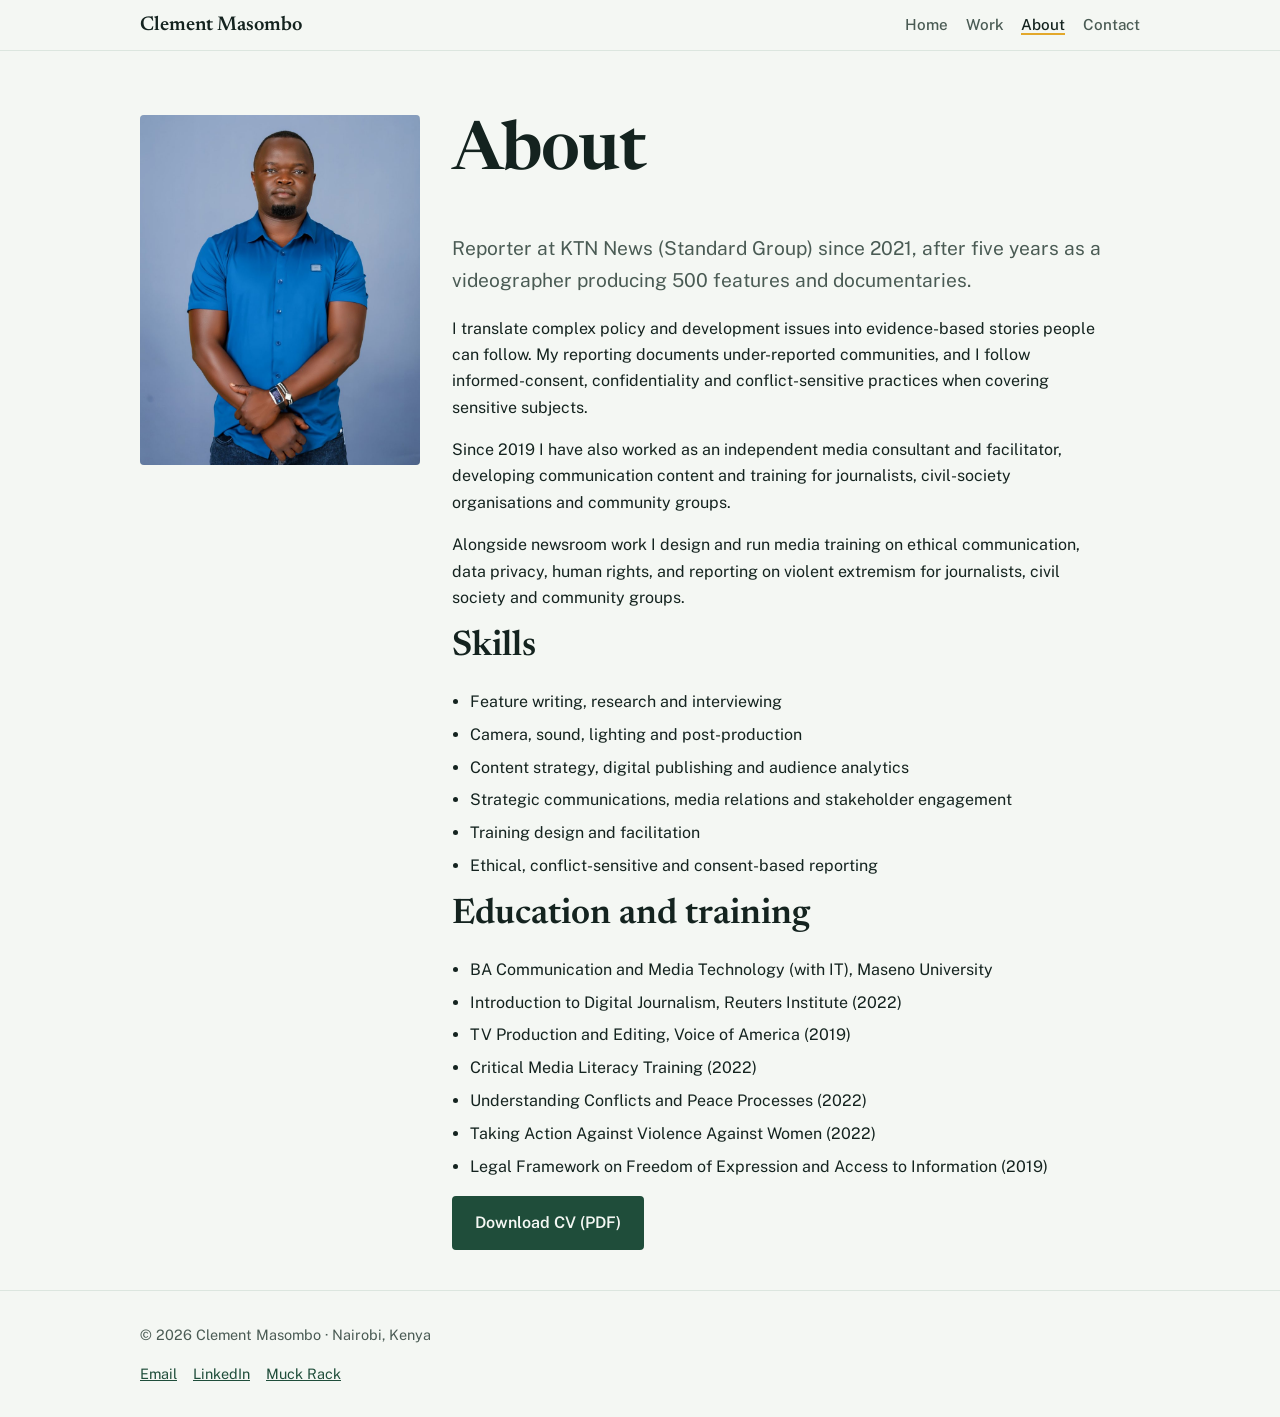
<file: about.html>
<!DOCTYPE html>
<html lang="en"><head><meta charset="utf-8">
<meta name="viewport" content="width=device-width, initial-scale=1">
<title>About | Clement Masombo</title>
<meta name="description" content="About Clement Masombo: ten years in broadcast journalism, digital storytelling and media training in Kenya.">
<meta property="og:title" content="About | Clement Masombo"><meta property="og:description" content="About Clement Masombo: ten years in broadcast journalism, digital storytelling and media training in Kenya."><meta property="og:type" content="website">
<meta property="og:image" content="og-cover.jpg">
<link rel="preconnect" href="https://fonts.googleapis.com"><link rel="preconnect" href="https://fonts.gstatic.com" crossorigin>
<link href="https://fonts.googleapis.com/css2?family=Newsreader:opsz,wght@6..72,500;6..72,600&family=Public+Sans:wght@400;500;600&display=swap" rel="stylesheet">
<link rel="stylesheet" href="style.css"></head><body>
<header class="site"><div class="wrap"><a class="logo" href="index.html">Clement Masombo</a>
<nav aria-label="Main"><a href="index.html">Home</a><a href="work.html">Work</a><a href="about.html" aria-current="page">About</a><a href="contact.html">Contact</a></nav></div></header>
<main>
<section class="hero"><div class="wrap"><div class="about">
<div class="portrait"><img src="headshot.jpg" alt="Portrait of Clement Masombo" onerror="this.remove()"></div>
<div><h1>About</h1>
<p class="lede">Reporter at KTN News (Standard Group) since 2021, after five years as a videographer producing 500 features and documentaries.</p>
<p>I translate complex policy and development issues into evidence-based stories people can follow. My reporting documents under-reported communities, and I follow informed-consent, confidentiality and conflict-sensitive practices when covering sensitive subjects.</p>
<p>Since 2019 I have also worked as an independent media consultant and facilitator, developing communication content and training for journalists, civil-society organisations and community groups.</p>
<p>Alongside newsroom work I design and run media training on ethical communication, data privacy, human rights, and reporting on violent extremism for journalists, civil society and community groups.</p>
<h2>Skills</h2><ul class="clean"><li>Feature writing, research and interviewing</li><li>Camera, sound, lighting and post-production</li><li>Content strategy, digital publishing and audience analytics</li><li>Strategic communications, media relations and stakeholder engagement</li><li>Training design and facilitation</li><li>Ethical, conflict-sensitive and consent-based reporting</li></ul>
<h2>Education and training</h2><ul class="clean"><li>BA Communication and Media Technology (with IT), Maseno University</li><li>Introduction to Digital Journalism, Reuters Institute (2022)</li><li>TV Production and Editing, Voice of America (2019)</li><li>Critical Media Literacy Training (2022)</li><li>Understanding Conflicts and Peace Processes (2022)</li><li>Taking Action Against Violence Against Women (2022)</li><li>Legal Framework on Freedom of Expression and Access to Information (2019)</li></ul>
<a class="btn" href="Clement_Masombo_CV.pdf">Download CV (PDF)</a></div></div></div></section>
</main>
<footer><div class="wrap"><p>© <span data-year>2026</span> Clement Masombo · Nairobi, Kenya</p>
<a href="mailto:clementmasombo@gmail.com">Email</a><a href="https://linkedin.com/in/clement-masombo-b0570694" rel="noopener">LinkedIn</a><a href="https://muckrack.com/clement-masombo" rel="noopener">Muck Rack</a></div></footer>
<script src="main.js"></script></body></html>
</file>
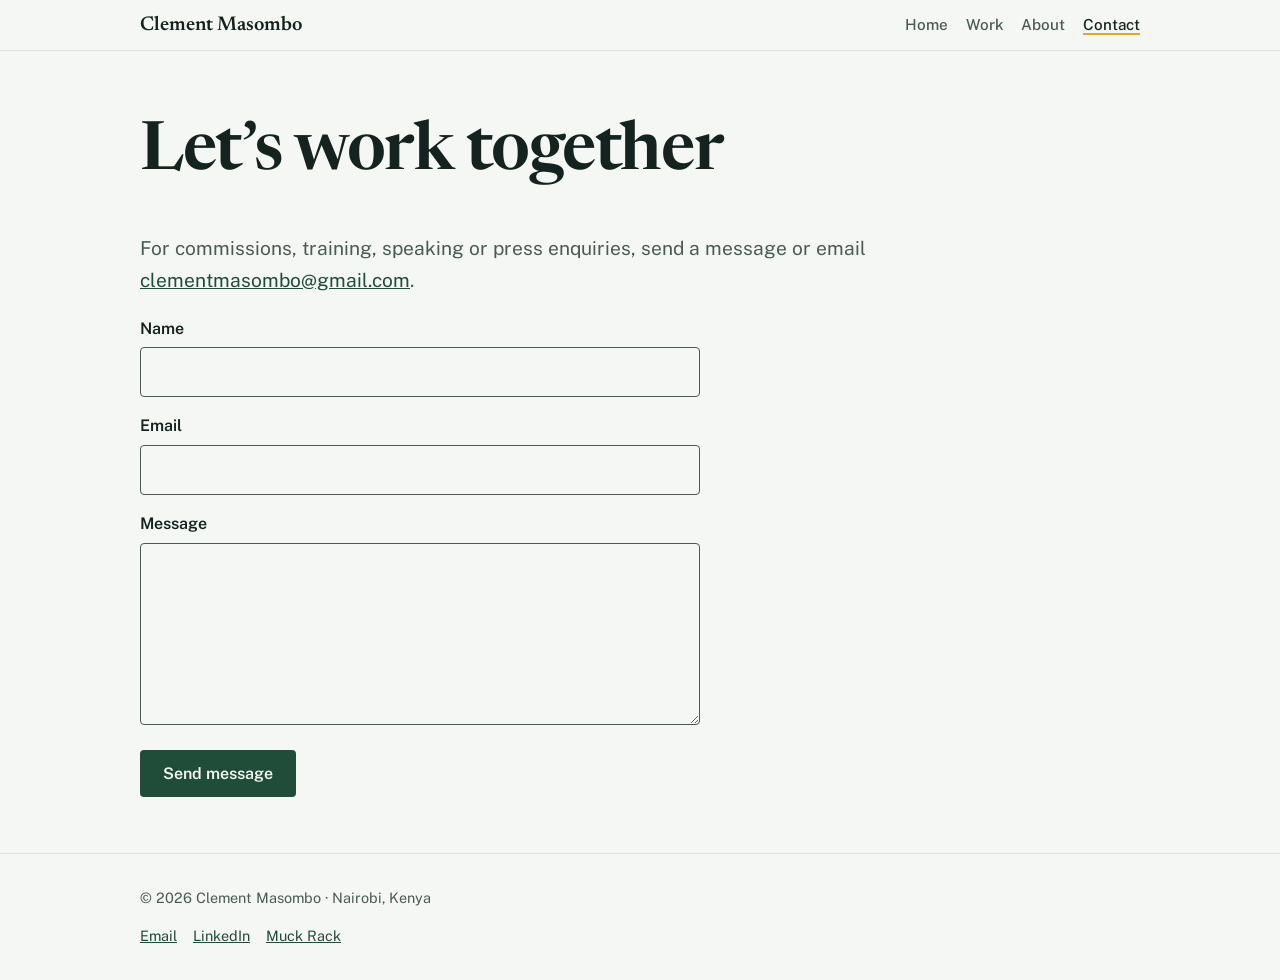
<file: contact.html>
<!DOCTYPE html>
<html lang="en"><head><meta charset="utf-8">
<meta name="viewport" content="width=device-width, initial-scale=1">
<title>Contact | Clement Masombo</title>
<meta name="description" content="Contact Clement Masombo for reporting, video production, media training and communications work.">
<meta property="og:title" content="Contact | Clement Masombo"><meta property="og:description" content="Contact Clement Masombo for reporting, video production, media training and communications work."><meta property="og:type" content="website">
<meta property="og:image" content="og-cover.jpg">
<link rel="preconnect" href="https://fonts.googleapis.com"><link rel="preconnect" href="https://fonts.gstatic.com" crossorigin>
<link href="https://fonts.googleapis.com/css2?family=Newsreader:opsz,wght@6..72,500;6..72,600&family=Public+Sans:wght@400;500;600&display=swap" rel="stylesheet">
<link rel="stylesheet" href="style.css"></head><body>
<header class="site"><div class="wrap"><a class="logo" href="index.html">Clement Masombo</a>
<nav aria-label="Main"><a href="index.html">Home</a><a href="work.html">Work</a><a href="about.html">About</a><a href="contact.html" aria-current="page">Contact</a></nav></div></header>
<main>
<section class="hero"><div class="wrap"><h1>Let’s work together</h1>
<p class="lede">For commissions, training, speaking or press enquiries, send a message or email <a href="mailto:clementmasombo@gmail.com">clementmasombo@gmail.com</a>.</p>
<form id="contact-form">
<input type="hidden" name="access_key" value="965b6001-5916-4b16-b307-2fa791cac969">
<input type="hidden" name="subject" value="New message from portfolio site">
<label for="n">Name</label><input id="n" name="name" required autocomplete="name">
<label for="e">Email</label><input id="e" name="email" type="email" required autocomplete="email">
<label for="m">Message</label><textarea id="m" name="message" rows="6" required></textarea>
<p style="margin-top:1rem"><button class="btn" type="submit">Send message</button></p>
<p id="status" class="status" role="status" aria-live="polite"></p></form></div></section>
</main>
<footer><div class="wrap"><p>© <span data-year>2026</span> Clement Masombo · Nairobi, Kenya</p>
<a href="mailto:clementmasombo@gmail.com">Email</a><a href="https://linkedin.com/in/clement-masombo-b0570694" rel="noopener">LinkedIn</a><a href="https://muckrack.com/clement-masombo" rel="noopener">Muck Rack</a></div></footer>
<script src="main.js"></script></body></html>
</file>
<file: style.css>
:root{--ink:#14231F;--paper:#F4F7F3;--forest:#1F4D3A;--mist:#DCE6DF;--sun:#E3A82B;--muted:#4A5B54;--serif:"Newsreader",Georgia,serif;--sans:"Public Sans",system-ui,sans-serif}
@media(prefers-color-scheme:dark){:root{--ink:#EAF0EC;--paper:#0F1B17;--forest:#7FC3A0;--mist:#1B2B25;--muted:#A5B5AD}.btn{color:#0F1B17}.btn.alt{color:var(--forest)}.filters button[aria-pressed=true]{color:#0F1B17}}
*{box-sizing:border-box}html{scroll-behavior:smooth}
body{margin:0;background:var(--paper);color:var(--ink);font:1rem/1.65 var(--sans)}
img{max-width:100%;display:block}a{color:var(--forest)}
a:focus-visible,button:focus-visible,input:focus-visible,textarea:focus-visible{outline:3px solid var(--sun);outline-offset:2px}
.wrap{max-width:1040px;margin:0 auto;padding:0 1.25rem}
header.site{position:sticky;top:0;background:var(--paper);border-bottom:1px solid var(--mist);z-index:5}
header.site .wrap{display:flex;flex-wrap:wrap;align-items:center;justify-content:space-between;gap:.25rem 1.5rem;padding-top:.75rem;padding-bottom:.75rem}
.logo{font:600 1.25rem var(--serif);text-decoration:none;color:var(--ink)}
nav a{margin-right:1.1rem;text-decoration:none;color:var(--muted);font-weight:500;font-size:.95rem}
nav a:last-child{margin-right:0}nav a[aria-current],nav a:hover{color:var(--ink);box-shadow:0 2px 0 var(--sun)}
h1,h2,h3{font-family:var(--serif);line-height:1.15;font-weight:600;margin:0 0 .6em}
h1{font-size:clamp(2.2rem,6.5vw,4.2rem);letter-spacing:-.02em;max-width:18ch}
h2{font-size:clamp(1.6rem,4vw,2.2rem)}h3{font-size:1.3rem}
p{max-width:65ch;margin:0 0 1em}.lede{font-size:1.2rem;color:var(--muted)}
section{padding:3.5rem 0}.hero{padding:4rem 0 2.5rem}
.btn{display:inline-block;padding:.75rem 1.3rem;border-radius:4px;font-weight:600;text-decoration:none;border:2px solid var(--forest);background:var(--forest);color:var(--paper);cursor:pointer;font-size:1rem;font-family:inherit}
.btn.alt{background:transparent;color:var(--forest)}.btn+.btn{margin-left:.5rem}
.award{display:inline-block;background:var(--sun);color:#14231F;font-weight:600;font-size:.9rem;padding:.35rem .8rem;border-radius:99px;margin-bottom:1.2rem}
.feature{display:grid;gap:2rem;background:var(--mist);padding:1.5rem;border-radius:6px}
@media(min-width:800px){.feature{grid-template-columns:1.3fr 1fr;align-items:center;padding:2rem}}
.video{position:relative;aspect-ratio:16/9;background:#14231F;border-radius:4px;overflow:hidden}
.video iframe,.video img{position:absolute;inset:0;width:100%;height:100%;border:0;object-fit:cover}
.grid{display:grid;gap:1.5rem;grid-template-columns:repeat(auto-fill,minmax(270px,1fr))}
.card{border-top:3px solid var(--forest);padding-top:.9rem}
.thumb{position:relative;aspect-ratio:16/10;background:var(--mist);margin-bottom:.9rem;border-radius:4px;overflow:hidden}
.thumb video,.thumb img{width:100%;height:100%;object-fit:cover}
.meta{font-size:.88rem;color:var(--muted);margin-bottom:.4rem}
.cols{display:grid;gap:2rem;grid-template-columns:repeat(auto-fit,minmax(240px,1fr))}
.filters{display:flex;flex-wrap:wrap;gap:.5rem;margin-bottom:2rem}
.filters button{padding:.45rem .95rem;border:1px solid var(--forest);background:transparent;color:var(--forest);border-radius:99px;font:500 .95rem var(--sans);cursor:pointer}
.filters button[aria-pressed=true]{background:var(--forest);color:var(--paper)}
[hidden]{display:none!important}
.about{display:grid;gap:2rem}@media(min-width:800px){.about{grid-template-columns:280px 1fr}}
.portrait{aspect-ratio:4/5;background:var(--mist);border-radius:4px;overflow:hidden}.portrait img{width:100%;height:100%;object-fit:cover;object-position:50% 15%}
ul.clean{padding-left:1.1rem}ul.clean li{margin-bottom:.4rem}
label{display:block;font-weight:600;margin:1rem 0 .3rem}
input,textarea{width:100%;padding:.7rem;border:1px solid var(--muted);border-radius:4px;background:var(--paper);color:var(--ink);font:inherit}
form{max-width:560px}.status{margin-top:1rem;font-weight:600}
footer{border-top:1px solid var(--mist);padding:2rem 0;color:var(--muted);font-size:.9rem}
footer a{margin-right:1rem}
.note{background:var(--sun);color:#14231F;padding:.1rem .4rem;border-radius:3px;font-size:.85em}
@media(prefers-reduced-motion:reduce){html{scroll-behavior:auto}}
</file>
